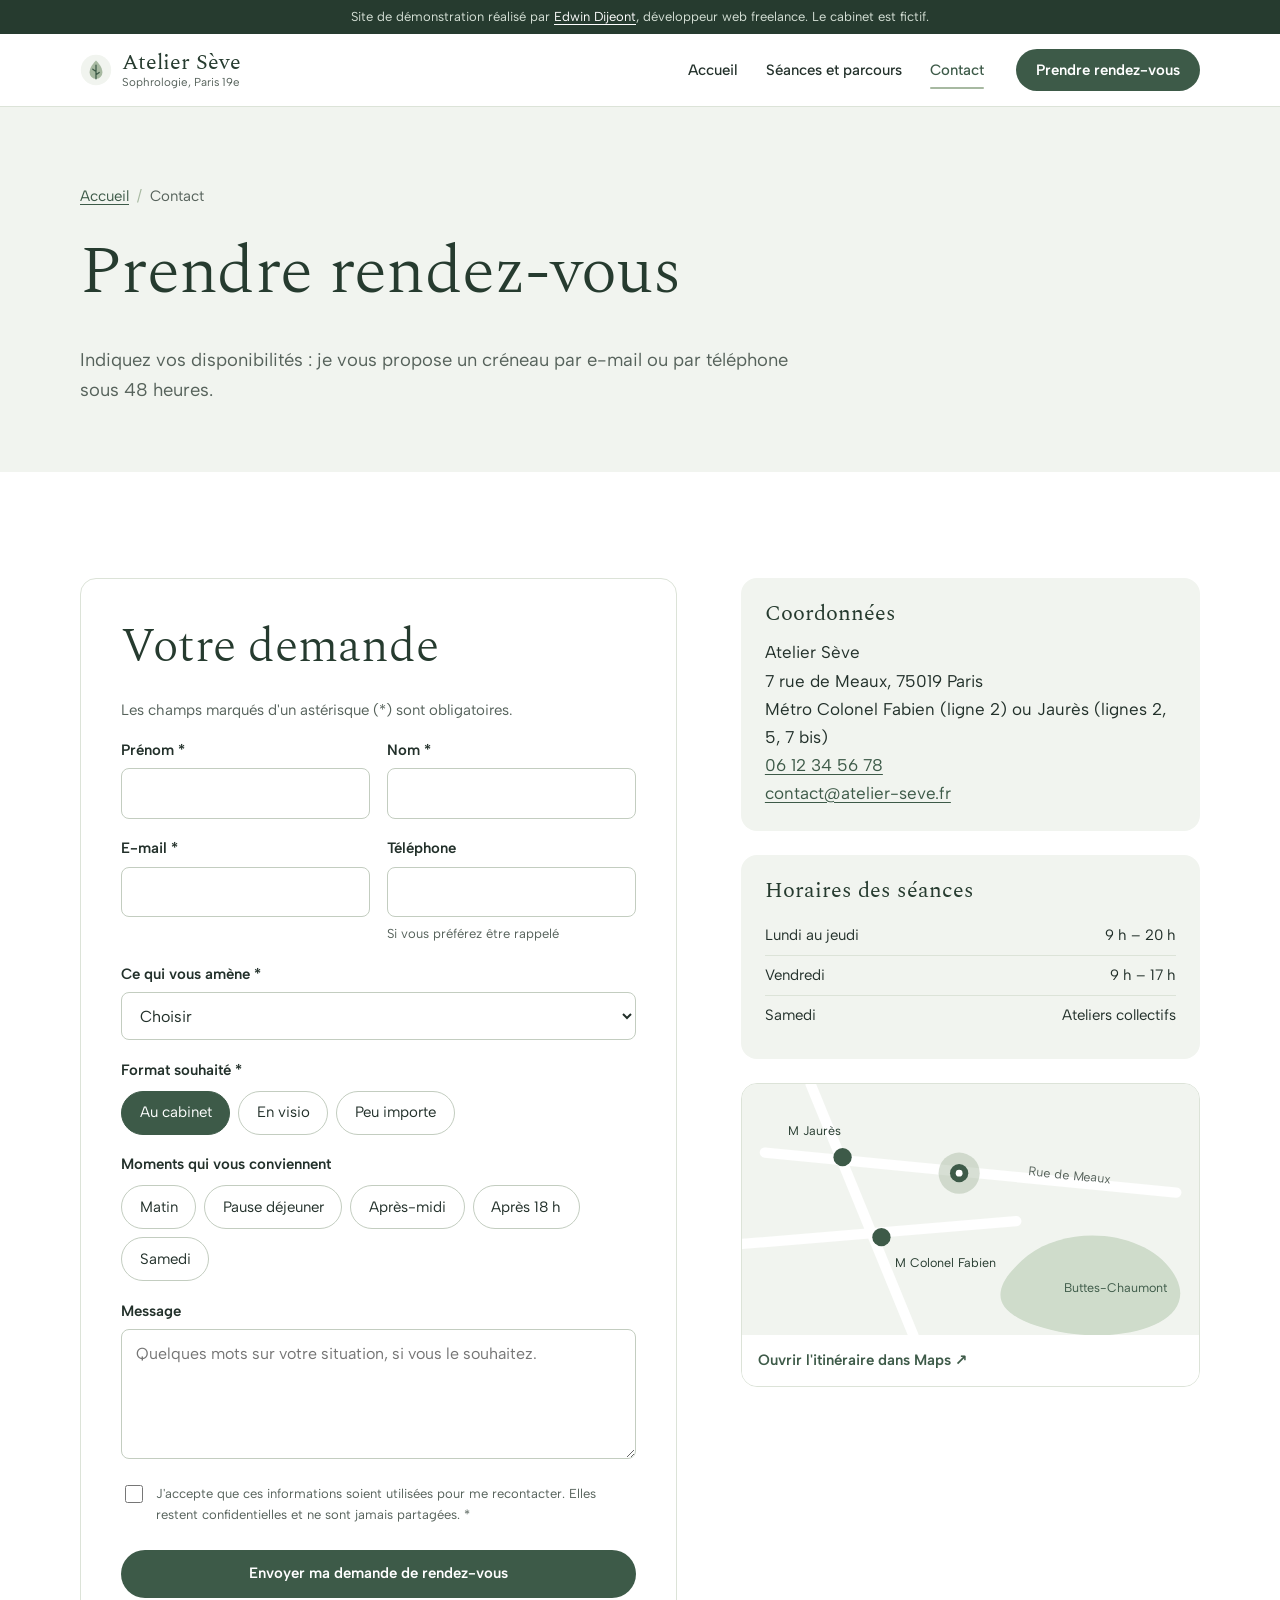
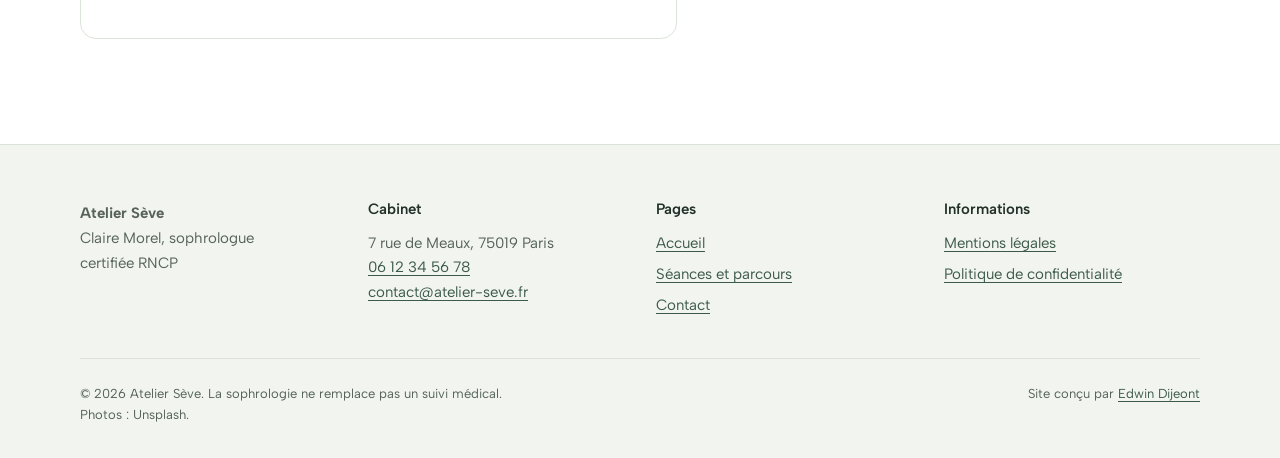
<file: contact.html>
<!doctype html>
<html lang="fr">
<head>
  <meta charset="utf-8">
  <meta name="viewport" content="width=device-width, initial-scale=1">
  <title>Prendre rendez-vous | Atelier Sève, sophrologie Paris 19e</title>
  <meta name="description" content="Prenez rendez-vous pour une séance de sophrologie au cabinet à Paris 19e ou en visio. Réponse sous 48 heures.">
  <meta name="theme-color" content="#3d5a48">
  <link rel="canonical" href="https://VOTRE-PSEUDO.github.io/demos/bien-etre/contact.html">
  <meta property="og:type" content="website">
  <meta property="og:title" content="Prendre rendez-vous | Atelier Sève, sophrologie Paris 19e">
  <meta property="og:description" content="Prenez rendez-vous pour une séance de sophrologie au cabinet à Paris 19e ou en visio. Réponse sous 48 heures.">
  <meta property="og:image" content="https://images.unsplash.com/photo-1506126613408-eca07ce68773?auto=format&fit=crop&w=1200&h=630&q=70">
  <meta property="og:locale" content="fr_FR">

  <link rel="icon" href="favicon.svg" type="image/svg+xml">
  <link rel="preconnect" href="https://fonts.googleapis.com">
  <link rel="preconnect" href="https://fonts.gstatic.com" crossorigin>
  <link rel="stylesheet" href="https://fonts.googleapis.com/css2?family=Albert+Sans:wght@400;500;600&family=Spectral:wght@300;400&display=swap">
  <link rel="stylesheet" href="css/style.css">

</head>
<body>
  <a class="lien-evitement" href="#contenu">Aller au contenu</a>
  <p class="bandeau-demo">Site de démonstration réalisé par <a href="https://edwindijeont-dev.fr">Edwin Dijeont</a>, développeur web freelance. Le cabinet est fictif.</p>

  <header class="header">
    <div class="conteneur header__inner">
      <a class="logo" href="./" aria-label="Atelier Sève, accueil">
        <svg viewBox="0 0 40 40" aria-hidden="true"><circle cx="20" cy="20" r="19" fill="#f1f4ef"/><path d="M20 8c-6 6-8 11-8 15a8 8 0 0 0 16 0c0-4-2-9-8-15z" fill="#a7b9a1"/><path d="M20 14v17M20 22l-4-3M20 26l4-3" stroke="#3d5a48" stroke-width="1.6" stroke-linecap="round" fill="none"/></svg>
        <span>Atelier Sève<small>Sophrologie, Paris 19e</small></span>
      </a>

      <button class="menu-bouton" type="button" popovertarget="menu" aria-label="Ouvrir le menu">
        <svg viewBox="0 0 24 24" aria-hidden="true"><path d="M4 7h16M4 12h16M4 17h16" stroke="currentColor" stroke-width="2" stroke-linecap="round"/></svg>
        Menu
      </button>

      <nav class="nav" id="menu" popover aria-label="Navigation principale">
        <button class="nav__fermer" type="button" popovertarget="menu" popovertargetaction="hide">
          Fermer <span aria-hidden="true">✕</span>
        </button>
        <ul>
          <li><a class="nav__lien" href="./">Accueil</a></li>
          <li><a class="nav__lien" href="services.html">Séances et parcours</a></li>
          <li><a class="nav__lien" href="contact.html" aria-current="page">Contact</a></li>
        </ul>
        <a class="bouton bouton--plein" href="contact.html#rdv">Prendre rendez-vous</a>
      </nav>
    </div>
  </header>

  <main id="contenu">
    <header class="entete-page">
      <div class="conteneur">
        <nav class="fil-ariane" aria-label="Fil d'Ariane">
          <ol>
            <li><a href="./">Accueil</a></li>
            <li aria-current="page">Contact</li>
          </ol>
        </nav>
        <h1>Prendre rendez-vous</h1>
        <p>Indiquez vos disponibilités&nbsp;: je vous propose un créneau par e-mail ou par téléphone sous 48 heures.</p>
      </div>
    </header>

    <section class="section" aria-label="Formulaire et coordonnées">
      <div class="conteneur contact__grille">
        <!--
          DÉMO : le formulaire mène à une page de confirmation (merci.html).
          En production, remplacez action par l'URL de votre service de formulaire
          (Formspree, Basin, Netlify Forms, votre backend…) et passez method="post".
          Aucun JavaScript n'est nécessaire dans les deux cas.
        -->
        <form class="formulaire" id="rdv" action="merci.html" method="get">
          <h2>Votre demande</h2>
          <p class="formulaire__aide">Les champs marqués d'un astérisque (*) sont obligatoires.</p>

          <div class="champs">
            <div class="champ">
              <label for="prenom">Prénom *</label>
              <input id="prenom" name="prenom" type="text" autocomplete="given-name" required>
            </div>
            <div class="champ">
              <label for="nom">Nom *</label>
              <input id="nom" name="nom" type="text" autocomplete="family-name" required>
            </div>
            <div class="champ">
              <label for="email">E-mail *</label>
              <input id="email" name="email" type="email" autocomplete="email" required aria-describedby="email-erreur">
              <span class="champ__erreur" id="email-erreur">Indiquez une adresse du type nom@exemple.fr.</span>
            </div>
            <div class="champ">
              <label for="tel">Téléphone</label>
              <input id="tel" name="telephone" type="tel" autocomplete="tel" inputmode="tel" aria-describedby="tel-indice">
              <span class="champ__indice" id="tel-indice">Si vous préférez être rappelé</span>
            </div>

            <div class="champ champ--large">
              <label for="motif">Ce qui vous amène *</label>
              <select id="motif" name="motif" required>
                <option value="">Choisir</option>
                <option>Stress et anxiété</option>
                <option>Sommeil</option>
                <option>Préparation mentale</option>
                <option>Atelier collectif</option>
                <option>Autre, je précise dans le message</option>
              </select>
            </div>

            <fieldset class="groupe">
              <legend>Format souhaité *</legend>
              <div class="pastilles">
                <label class="pastille"><input type="radio" name="format" value="cabinet" required checked><span>Au cabinet</span></label>
                <label class="pastille"><input type="radio" name="format" value="visio"><span>En visio</span></label>
                <label class="pastille"><input type="radio" name="format" value="indifferent"><span>Peu importe</span></label>
              </div>
            </fieldset>

            <fieldset class="groupe">
              <legend>Moments qui vous conviennent</legend>
              <div class="pastilles">
                <label class="pastille"><input type="checkbox" name="moment" value="matin"><span>Matin</span></label>
                <label class="pastille"><input type="checkbox" name="moment" value="midi"><span>Pause déjeuner</span></label>
                <label class="pastille"><input type="checkbox" name="moment" value="apres-midi"><span>Après-midi</span></label>
                <label class="pastille"><input type="checkbox" name="moment" value="soir"><span>Après 18 h</span></label>
                <label class="pastille"><input type="checkbox" name="moment" value="samedi"><span>Samedi</span></label>
              </div>
            </fieldset>

            <div class="champ champ--large">
              <label for="message">Message</label>
              <textarea id="message" name="message" rows="4" placeholder="Quelques mots sur votre situation, si vous le souhaitez."></textarea>
            </div>
          </div>

          <p class="consentement">
            <input id="rgpd" name="rgpd" type="checkbox" required>
            <label for="rgpd">J'accepte que ces informations soient utilisées pour me recontacter. Elles restent confidentielles et ne sont jamais partagées. *</label>
          </p>
          <button class="bouton bouton--plein" type="submit">Envoyer ma demande de rendez-vous</button>
        </form>

        <aside class="coordonnees" aria-label="Coordonnées">
          <div class="carte-info">
            <h2>Coordonnées</h2>
            <address>
              Atelier Sève<br>
              7 rue de Meaux, 75019 Paris<br>
              Métro Colonel Fabien (ligne 2) ou Jaurès (lignes 2, 5, 7 bis)
            </address>
            <p><a href="tel:+33612345678">06 12 34 56 78</a><br><a href="mailto:contact@atelier-seve.fr">contact@atelier-seve.fr</a></p>
          </div>

          <div class="carte-info">
            <h2>Horaires des séances</h2>
            <table class="horaires">
              <caption class="sr-only">Horaires des séances</caption>
              <tbody>
                <tr><th scope="row">Lundi au jeudi</th><td>9 h – 20 h</td></tr>
                <tr><th scope="row">Vendredi</th><td>9 h – 17 h</td></tr>
                <tr><th scope="row">Samedi</th><td>Ateliers collectifs</td></tr>
              </tbody>
            </table>
          </div>

          <div class="plan">
            <!-- Plan illustré en SVG : aucun service tiers, aucun cookie -->
            <svg viewBox="0 0 400 220" role="img" aria-label="Plan d'accès&nbsp;: le cabinet est rue de Meaux, entre les métros Colonel Fabien et Jaurès, près du parc des Buttes-Chaumont.">
              <rect width="400" height="220" fill="#f1f4ef"/>
              <path d="M250 150 C 290 120, 360 130, 380 170 S 330 230, 270 215 S 220 175, 250 150z" fill="#cfdccb"/>
              <text x="282" y="182" font-family="Albert Sans, sans-serif" font-size="11" fill="#3d5a48">Buttes-Chaumont</text>
              <g stroke="#ffffff" stroke-width="9" fill="none" stroke-linecap="round">
                <path d="M20 60 L380 95"/><path d="M60 0 L150 220"/><path d="M0 140 L240 120"/>
              </g>
              <text x="250" y="80" font-family="Albert Sans, sans-serif" font-size="11" fill="#56625b" transform="rotate(5.5 250 80)">Rue de Meaux</text>
              <circle cx="88" cy="64" r="8" fill="#3d5a48"/><text x="40" y="45" font-family="Albert Sans, sans-serif" font-size="11" fill="#263b2f">M Jaurès</text>
              <circle cx="122" cy="134" r="8" fill="#3d5a48"/><text x="134" y="160" font-family="Albert Sans, sans-serif" font-size="11" fill="#263b2f">M Colonel Fabien</text>
              <g transform="translate(190 78)">
                <circle r="18" fill="#a7b9a1" opacity=".45"/>
                <circle r="8" fill="#3d5a48"/><circle r="3" fill="#fff"/>
              </g>
            </svg>
            <a href="https://www.google.com/maps/search/?api=1&amp;query=7+rue+de+Meaux+75019+Paris" rel="noopener">Ouvrir l'itinéraire dans Maps <span aria-hidden="true">↗</span></a>
          </div>
        </aside>
      </div>
    </section>
  </main>

  <footer class="footer">
    <div class="conteneur">
      <div class="footer__grille">
        <div>
          <p><strong>Atelier Sève</strong><br>Claire Morel, sophrologue certifiée RNCP</p>
        </div>
        <div>
          <h2>Cabinet</h2>
          <address>7 rue de Meaux, 75019 Paris<br><a href="tel:+33612345678">06 12 34 56 78</a><br><a href="mailto:contact@atelier-seve.fr">contact@atelier-seve.fr</a></address>
        </div>
        <div>
          <h2>Pages</h2>
          <ul>
            <li><a href="./">Accueil</a></li>
            <li><a href="services.html">Séances et parcours</a></li>
            <li><a href="contact.html">Contact</a></li>
          </ul>
        </div>
        <div>
          <h2>Informations</h2>
          <ul>
            <li><a href="#">Mentions légales</a></li>
            <li><a href="#">Politique de confidentialité</a></li>
          </ul>
        </div>
      </div>
      <div class="footer__bas">
        <p>© 2026 Atelier Sève. La sophrologie ne remplace pas un suivi médical. Photos&nbsp;: Unsplash.</p>
        <p>Site conçu par <a href="https://edwindijeont-dev.fr">Edwin Dijeont</a></p>
      </div>
    </div>
  </footer>
</body>
</html>
</file>
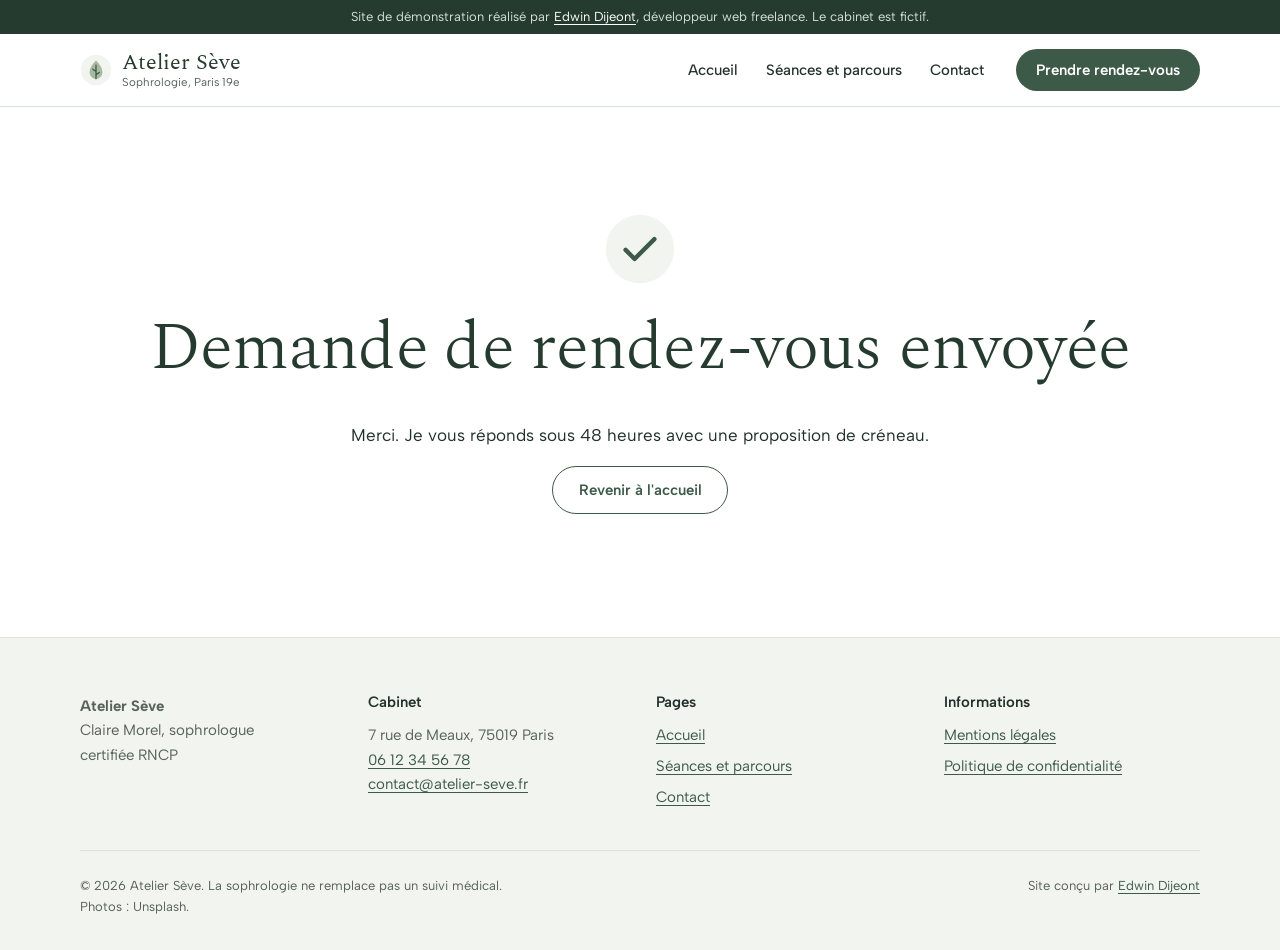
<file: merci.html>
<!doctype html>
<html lang="fr">
<head>
  <meta charset="utf-8">
  <meta name="viewport" content="width=device-width, initial-scale=1">
  <title>Demande envoyée | Atelier Sève</title>
  <meta name="description" content="Prenez rendez-vous pour une séance de sophrologie au cabinet à Paris 19e ou en visio. Réponse sous 48 heures.">
  <meta name="robots" content="noindex">
  <meta name="theme-color" content="#3d5a48">
  <link rel="canonical" href="https://VOTRE-PSEUDO.github.io/demos/bien-etre/contact.html">
  <meta property="og:type" content="website">
  <meta property="og:title" content="Prendre rendez-vous | Atelier Sève, sophrologie Paris 19e">
  <meta property="og:description" content="Prenez rendez-vous pour une séance de sophrologie au cabinet à Paris 19e ou en visio. Réponse sous 48 heures.">
  <meta property="og:image" content="https://images.unsplash.com/photo-1506126613408-eca07ce68773?auto=format&fit=crop&w=1200&h=630&q=70">
  <meta property="og:locale" content="fr_FR">

  <link rel="icon" href="favicon.svg" type="image/svg+xml">
  <link rel="preconnect" href="https://fonts.googleapis.com">
  <link rel="preconnect" href="https://fonts.gstatic.com" crossorigin>
  <link rel="stylesheet" href="https://fonts.googleapis.com/css2?family=Albert+Sans:wght@400;500;600&family=Spectral:wght@300;400&display=swap">
  <link rel="stylesheet" href="css/style.css">

</head>
<body>
  <a class="lien-evitement" href="#contenu">Aller au contenu</a>
  <p class="bandeau-demo">Site de démonstration réalisé par <a href="https://edwindijeont-dev.fr">Edwin Dijeont</a>, développeur web freelance. Le cabinet est fictif.</p>

  <header class="header">
    <div class="conteneur header__inner">
      <a class="logo" href="./" aria-label="Atelier Sève, accueil">
        <svg viewBox="0 0 40 40" aria-hidden="true"><circle cx="20" cy="20" r="19" fill="#f1f4ef"/><path d="M20 8c-6 6-8 11-8 15a8 8 0 0 0 16 0c0-4-2-9-8-15z" fill="#a7b9a1"/><path d="M20 14v17M20 22l-4-3M20 26l4-3" stroke="#3d5a48" stroke-width="1.6" stroke-linecap="round" fill="none"/></svg>
        <span>Atelier Sève<small>Sophrologie, Paris 19e</small></span>
      </a>

      <button class="menu-bouton" type="button" popovertarget="menu" aria-label="Ouvrir le menu">
        <svg viewBox="0 0 24 24" aria-hidden="true"><path d="M4 7h16M4 12h16M4 17h16" stroke="currentColor" stroke-width="2" stroke-linecap="round"/></svg>
        Menu
      </button>

      <nav class="nav" id="menu" popover aria-label="Navigation principale">
        <button class="nav__fermer" type="button" popovertarget="menu" popovertargetaction="hide">
          Fermer <span aria-hidden="true">✕</span>
        </button>
        <ul>
          <li><a class="nav__lien" href="./">Accueil</a></li>
          <li><a class="nav__lien" href="services.html">Séances et parcours</a></li>
          <li><a class="nav__lien" href="contact.html">Contact</a></li>
        </ul>
        <a class="bouton bouton--plein" href="contact.html#rdv">Prendre rendez-vous</a>
      </nav>
    </div>
  </header>

  <main id="contenu">
    <section class="section">
      <div class="conteneur" style="text-align:center;display:grid;justify-items:center">
        <svg viewBox="0 0 40 40" width="72" height="72" aria-hidden="true"><circle cx="20" cy="20" r="19" fill="#f1f4ef"/><path d="M12 20.5l5 5 11-11" fill="none" stroke="#3d5a48" stroke-width="2.4" stroke-linecap="round" stroke-linejoin="round"/></svg>
        <h1 style="margin-top:1.5rem">Demande de rendez-vous envoyée</h1>
        <p>Merci. Je vous réponds sous 48 heures avec une proposition de créneau.</p>
        <p><a class="bouton bouton--contour" href="./">Revenir à l'accueil</a></p>
      </div>
    </section>
  </main>

  <footer class="footer">
    <div class="conteneur">
      <div class="footer__grille">
        <div>
          <p><strong>Atelier Sève</strong><br>Claire Morel, sophrologue certifiée RNCP</p>
        </div>
        <div>
          <h2>Cabinet</h2>
          <address>7 rue de Meaux, 75019 Paris<br><a href="tel:+33612345678">06 12 34 56 78</a><br><a href="mailto:contact@atelier-seve.fr">contact@atelier-seve.fr</a></address>
        </div>
        <div>
          <h2>Pages</h2>
          <ul>
            <li><a href="./">Accueil</a></li>
            <li><a href="services.html">Séances et parcours</a></li>
            <li><a href="contact.html">Contact</a></li>
          </ul>
        </div>
        <div>
          <h2>Informations</h2>
          <ul>
            <li><a href="#">Mentions légales</a></li>
            <li><a href="#">Politique de confidentialité</a></li>
          </ul>
        </div>
      </div>
      <div class="footer__bas">
        <p>© 2026 Atelier Sève. La sophrologie ne remplace pas un suivi médical. Photos&nbsp;: Unsplash.</p>
        <p>Site conçu par <a href="https://edwindijeont-dev.fr">Edwin Dijeont</a></p>
      </div>
    </div>
  </footer>
</body>
</html>
</file>
<file: css/style.css>
/* ==========================================================================
   Atelier Sève — template site vitrine 3 pages (bien-être / praticien)
   100 % HTML + CSS, aucun JavaScript.
   Pour rebrander : modifiez uniquement les variables de :root.
   ========================================================================== */

:root {
  /* Couleurs */
  --blanc: #ffffff;
  --brume: #f1f4ef;         /* fond de section doux */
  --sable: #efe8dc;         /* fond chaud ponctuel */
  --sauge: #a7b9a1;         /* décor uniquement (pas de texte dessus en petit) */
  --sauge-fonce: #3d5a48;   /* boutons, liens, titres : contraste AA sur blanc */
  --sauge-nuit: #263b2f;
  --encre: #22302a;
  --gris: #56625b;
  --ligne: #dce3d8;

  /* Typographie */
  --font-titre: "Spectral", Georgia, "Times New Roman", serif;
  --font-texte: "Albert Sans", system-ui, -apple-system, "Segoe UI", sans-serif;
  --taille-xs: 0.8125rem;
  --taille-s: 0.9375rem;
  --taille-m: 1.0625rem;
  --taille-l: clamp(1.3rem, 1.1rem + 0.8vw, 1.6rem);
  --taille-xl: clamp(1.9rem, 1.4rem + 2.2vw, 3rem);
  --taille-xxl: clamp(2.4rem, 1.5rem + 3.8vw, 4.25rem);

  /* Mise en page */
  --largeur-max: 70rem;
  --gouttiere: clamp(1rem, 4vw, 2.5rem);
  --espace-section: clamp(4rem, 3rem + 4.5vw, 7rem);
  --rayon: 1rem;
  --rayon-petit: 0.5rem;

  /* Rythme de respiration du cercle d'accueil (cohérence cardiaque : 6 cycles / minute) */
  --respiration: 10s;
}

/* Transition douce entre les pages, sans JavaScript (Chrome, Edge, Safari récents) */
@view-transition { navigation: auto; }
.header { view-transition-name: entete; }
.bandeau-demo { view-transition-name: bandeau; }
::view-transition-old(root),
::view-transition-new(root) { animation-duration: 0.35s; }

/* ---------- Base ---------- */
*,
*::before,
*::after { box-sizing: border-box; }

html {
  scroll-behavior: smooth;
  scroll-padding-top: 6rem;
  -webkit-text-size-adjust: 100%;
}

body {
  margin: 0;
  background: var(--blanc);
  color: var(--encre);
  font-family: var(--font-texte);
  font-size: var(--taille-m);
  line-height: 1.65;
  -webkit-font-smoothing: antialiased;
}

img { display: block; max-width: 100%; height: auto; background-color: var(--brume); color: transparent; }

h1, h2, h3 {
  font-family: var(--font-titre);
  font-weight: 400;
  line-height: 1.15;
  margin: 0 0 0.5em;
  color: var(--sauge-nuit);
  text-wrap: balance;
}
h1 { font-size: var(--taille-xxl); font-weight: 300; letter-spacing: -0.01em; }
h2 { font-size: var(--taille-xl); font-weight: 300; }
h3 { font-size: var(--taille-l); }
p { margin: 0 0 1em; max-width: 62ch; text-wrap: pretty; }

a { color: var(--sauge-fonce); text-underline-offset: 0.2em; }
a:hover { text-decoration-thickness: 2px; }

:focus-visible {
  outline: 3px solid var(--sauge-fonce);
  outline-offset: 3px;
  border-radius: 4px;
}

.sr-only {
  position: absolute !important;
  width: 1px; height: 1px;
  padding: 0; margin: -1px;
  overflow: hidden;
  clip: rect(0 0 0 0);
  white-space: nowrap;
  border: 0;
}

.lien-evitement {
  position: absolute;
  left: 1rem; top: -4rem;
  z-index: 100;
  padding: 0.75rem 1rem;
  background: var(--sauge-nuit);
  color: var(--blanc);
  border-radius: var(--rayon-petit);
}
.lien-evitement:focus { top: 1rem; }

.conteneur {
  width: min(100% - 2 * var(--gouttiere), var(--largeur-max));
  margin-inline: auto;
}
.section { padding-block: var(--espace-section); }
.section--brume { background: var(--brume); }
.section--sable { background: var(--sable); }
.intro-section { max-width: 38rem; margin-bottom: clamp(2rem, 4vw, 3.25rem); }
.intro-section p { color: var(--gris); }

/* ---------- Bandeau démo ---------- */
.bandeau-demo {
  max-width: none;
  margin: 0;
  padding: 0.4rem var(--gouttiere);
  background: var(--sauge-nuit);
  color: #d5e0d6;
  font-size: var(--taille-xs);
  text-align: center;
}
.bandeau-demo a { color: var(--blanc); }

/* ---------- Boutons ---------- */
.bouton {
  display: inline-flex;
  align-items: center;
  justify-content: center;
  gap: 0.5rem;
  min-height: 3rem;
  padding: 0.75rem 1.6rem;
  border: 1.5px solid transparent;
  border-radius: 999px;
  font: 600 var(--taille-s) / 1 var(--font-texte);
  text-decoration: none;
  cursor: pointer;
  transition: background-color 0.2s, color 0.2s, border-color 0.2s;
}
.bouton--plein { background: var(--sauge-fonce); color: var(--blanc); }
.bouton--plein:hover { background: var(--sauge-nuit); }
.bouton--contour { border-color: var(--sauge-fonce); color: var(--sauge-fonce); background: transparent; }
.bouton--contour:hover { background: var(--brume); }
.bouton--clair { background: var(--blanc); color: var(--sauge-nuit); }
.bouton--clair:hover { background: var(--brume); }

/* ---------- Logo ---------- */
.logo {
  display: inline-flex;
  align-items: center;
  gap: 0.6rem;
  color: var(--sauge-nuit);
  text-decoration: none;
  font-family: var(--font-titre);
  font-size: 1.35rem;
  line-height: 1;
}
.logo svg { width: 2rem; height: 2rem; flex: none; }
.logo small {
  display: block;
  margin-top: 0.2rem;
  font-family: var(--font-texte);
  font-size: 0.72rem;
  color: var(--gris);
}

/* ---------- Header & navigation ---------- */
.header {
  position: sticky;
  top: 0;
  z-index: 50;
  background: rgb(255 255 255 / 0.95);
  backdrop-filter: blur(8px);
  border-bottom: 1px solid var(--ligne);
}
.header__inner {
  display: flex;
  align-items: center;
  gap: 1.5rem;
  min-height: 4.5rem;
}

/*
  La navigation est un "popover" HTML natif :
  - sur ordinateur, elle est affichée en ligne dans le header ;
  - sur mobile, le bouton Menu l'ouvre en plein écran, sans aucun JavaScript.
  Navigateurs anciens sans popover : le menu reste simplement visible.
*/
.nav {
  /* neutralise les styles par défaut du popover */
  position: static;
  inset: auto;
  width: auto; height: auto;
  margin: 0 0 0 auto;
  padding: 0;
  border: 0;
  background: none;
  color: inherit;
  overflow: visible;
  display: flex;
  align-items: center;
  gap: 2rem;
}
.nav ul { display: flex; gap: 1.75rem; margin: 0; padding: 0; list-style: none; }
.nav__lien {
  position: relative;
  display: block;
  padding-block: 0.5rem;
  color: var(--encre);
  font-weight: 500;
  font-size: var(--taille-s);
  text-decoration: none;
}
.nav__lien:hover { color: var(--sauge-fonce); }
.nav__lien[aria-current="page"] { color: var(--sauge-fonce); }
.nav__lien[aria-current="page"]::after {
  content: "";
  position: absolute;
  left: 0; right: 0; bottom: 0.1rem;
  height: 2px;
  border-radius: 2px;
  background: var(--sauge);
}
.nav .bouton { min-height: 2.6rem; padding: 0.55rem 1.2rem; }
.nav__fermer, .menu-bouton { display: none; }

@media (max-width: 50rem) {
  .menu-bouton {
    display: inline-flex;
    align-items: center;
    gap: 0.5rem;
    margin-left: auto;
    min-height: 2.75rem;
    padding: 0.5rem 1rem;
    border: 1.5px solid var(--ligne);
    border-radius: 999px;
    background: var(--blanc);
    color: var(--encre);
    font: 600 var(--taille-s) / 1 var(--font-texte);
    cursor: pointer;
  }
  .menu-bouton svg { width: 1.1rem; height: 1.1rem; }

  .nav:not(:popover-open) { display: none; }
  .nav:popover-open {
    position: fixed;
    inset: 0;
    width: 100%;
    height: 100%;
    margin: 0;
    padding: 1.25rem var(--gouttiere) 2rem;
    display: flex;
    flex-direction: column;
    align-items: stretch;
    gap: 2rem;
    background: var(--brume);
    overflow-y: auto;
  }
  .nav::backdrop { background: rgb(34 48 42 / 0.4); }
  .nav__fermer {
    display: inline-flex;
    align-self: flex-end;
    align-items: center;
    gap: 0.4rem;
    min-height: 2.75rem;
    padding: 0.5rem 1rem;
    border: 1.5px solid var(--ligne);
    border-radius: 999px;
    background: var(--blanc);
    font: 600 var(--taille-s) / 1 var(--font-texte);
    color: var(--encre);
    cursor: pointer;
  }
  .nav ul { flex-direction: column; gap: 0; }
  .nav li { border-bottom: 1px solid var(--ligne); }
  .nav__lien {
    padding-block: 1.1rem;
    font-family: var(--font-titre);
    font-size: 1.75rem;
    font-weight: 400;
  }
  .nav__lien[aria-current="page"]::after { display: none; }
  .nav__lien[aria-current="page"]::before { content: "• "; color: var(--sauge); }
  .nav .bouton { min-height: 3.25rem; font-size: 1rem; }

  /* animation d'ouverture du menu */
  .nav:popover-open { animation: menu-ouverture 0.25s ease-out; }
}
@keyframes menu-ouverture {
  from { opacity: 0; transform: translateY(-0.75rem); }
  to   { opacity: 1; transform: none; }
}

/* ---------- Hero (accueil) ---------- */
.hero { padding-block: clamp(3rem, 7vw, 6rem) var(--espace-section); background: linear-gradient(180deg, var(--brume), var(--blanc)); }
.hero__grille {
  display: grid;
  grid-template-columns: 1fr;
  gap: clamp(2.5rem, 6vw, 5rem);
  align-items: center;
}
@media (min-width: 56rem) {
  .hero__grille { grid-template-columns: 1.1fr 0.9fr; }
}
.hero__surtitre { font-weight: 500; color: var(--sauge-fonce); margin-bottom: 1rem; }
.hero__texte > p:not(.hero__surtitre) { font-size: 1.15rem; color: var(--gris); }
.hero__actions { display: flex; flex-wrap: wrap; gap: 0.75rem; margin: 2rem 0 1.5rem; }
.hero__reassurance {
  display: flex;
  flex-wrap: wrap;
  gap: 0.5rem 1.5rem;
  margin: 0; padding: 0;
  list-style: none;
  font-size: var(--taille-s);
  color: var(--gris);
}
.hero__reassurance li { display: flex; align-items: center; gap: 0.45rem; }
.hero__reassurance svg { width: 1.1rem; height: 1.1rem; color: var(--sauge-fonce); flex: none; }

/* Le cercle qui respire : l'élément signature du site */
.souffle {
  display: grid;
  justify-items: center;
  gap: 1.25rem;
  margin: 0;
}
.souffle__cercle {
  position: relative;
  width: min(100%, 24rem);
  aspect-ratio: 1;
  display: grid;
  place-items: center;
}
.souffle__halo {
  position: absolute;
  inset: 0;
  border-radius: 50%;
  background: radial-gradient(circle, rgb(167 185 161 / 0.55), rgb(167 185 161 / 0) 70%);
  animation: halo var(--respiration) ease-in-out infinite;
}
.souffle__photo {
  position: relative;
  width: 78%;
  aspect-ratio: 1;
  border-radius: 50%;
  object-fit: cover;
  box-shadow: 0 0 0 0.6rem var(--blanc), 0 0 0 calc(0.6rem + 1px) var(--ligne);
  animation: respirer var(--respiration) ease-in-out infinite;
}
.souffle__consigne {
  position: relative;
  height: 1.6em;
  width: 12rem;
  margin: 0;
  text-align: center;
  font-family: var(--font-titre);
  font-size: 1.3rem;
  color: var(--sauge-fonce);
}
.souffle__consigne span {
  position: absolute;
  inset: 0;
  opacity: 0;
}
.souffle__consigne span:first-child { animation: inspirez var(--respiration) ease-in-out infinite; }
.souffle__consigne span:last-child { animation: expirez var(--respiration) ease-in-out infinite; }
.souffle figcaption { font-size: var(--taille-s); color: var(--gris); text-align: center; max-width: 24rem; }

@keyframes respirer {
  0%, 100% { transform: scale(0.86); }
  50%      { transform: scale(1); }
}
@keyframes halo {
  0%, 100% { transform: scale(0.8); opacity: 0.5; }
  50%      { transform: scale(1.05); opacity: 1; }
}
@keyframes inspirez {
  0%, 45%  { opacity: 1; }
  50%, 95% { opacity: 0; }
  100%     { opacity: 1; }
}
@keyframes expirez {
  0%, 45%  { opacity: 0; }
  50%, 95% { opacity: 1; }
  100%     { opacity: 0; }
}

/* ---------- Présentation ---------- */
.presentation {
  display: grid;
  grid-template-columns: 1fr;
  gap: clamp(2rem, 5vw, 4.5rem);
  align-items: center;
}
@media (min-width: 52rem) { .presentation { grid-template-columns: 0.8fr 1.2fr; } }
.presentation img {
  width: 100%;
  aspect-ratio: 4 / 5;
  object-fit: cover;
  border-radius: 12rem 12rem var(--rayon) var(--rayon); /* arche */
}
.presentation p { color: var(--gris); }

/* ---------- Accompagnements (accueil) ---------- */
.accompagnements {
  display: grid;
  grid-template-columns: repeat(auto-fit, minmax(min(100%, 17rem), 1fr));
  gap: 2.5rem 2rem;
  margin: 0; padding: 0;
  list-style: none;
}
.accompagnement {
  padding-top: 1.5rem;
  border-top: 2px solid var(--sauge);
  display: flex;
  flex-direction: column;
}
.accompagnement svg { width: 2.5rem; height: 2.5rem; color: var(--sauge-fonce); margin-bottom: 1rem; }
.accompagnement h3 { font-size: 1.5rem; }
.accompagnement p { color: var(--gris); }
.accompagnement__meta { font-size: var(--taille-s); color: var(--encre); margin-top: auto; }
.accompagnement a { font-weight: 600; font-size: var(--taille-s); }

/* ---------- Déroulé d'une séance (vraie séquence : numérotée) ---------- */
.etapes {
  display: grid;
  grid-template-columns: repeat(auto-fit, minmax(min(100%, 16rem), 1fr));
  gap: 2rem;
  margin: 0; padding: 0;
  list-style: none;
  counter-reset: etape;
}
.etapes li {
  counter-increment: etape;
  padding: 1.75rem;
  background: var(--blanc);
  border-radius: var(--rayon);
}
.etapes li::before {
  content: counter(etape);
  display: grid;
  place-items: center;
  width: 2.5rem; height: 2.5rem;
  margin-bottom: 1rem;
  border-radius: 50%;
  background: var(--brume);
  color: var(--sauge-fonce);
  font-family: var(--font-titre);
  font-size: 1.25rem;
}
.etapes h3 { font-size: 1.35rem; }
.etapes p { margin: 0; color: var(--gris); font-size: var(--taille-s); }

/* ---------- Témoignages ---------- */
.temoignages {
  display: grid;
  grid-template-columns: repeat(auto-fit, minmax(min(100%, 19rem), 1fr));
  gap: 2rem;
  margin: 0; padding: 0;
  list-style: none;
}
.temoignage { margin: 0; }
.temoignage blockquote {
  margin: 0 0 1rem;
  font-family: var(--font-titre);
  font-size: 1.3rem;
  line-height: 1.45;
  color: var(--sauge-nuit);
}
.temoignage blockquote p { margin: 0; }
.temoignage blockquote::before {
  content: "“";
  display: block;
  height: 2.5rem;
  font-size: 4rem;
  line-height: 1;
  color: var(--sauge);
}
.temoignage figcaption { font-size: var(--taille-s); color: var(--gris); }

/* ---------- Appel à l'action ---------- */
.cta {
  background: var(--sauge-nuit);
  color: #dfe8e0;
  border-radius: var(--rayon);
  padding: clamp(2rem, 6vw, 4rem);
  display: grid;
  gap: 1.5rem;
  align-items: center;
}
@media (min-width: 52rem) { .cta { grid-template-columns: 1fr auto; } }
.cta h2 { color: var(--blanc); margin-bottom: 0.4em; }
.cta p { margin: 0; }

/* ---------- En-tête de page (pages intérieures) ---------- */
.entete-page {
  padding-block: clamp(3rem, 6vw, 5rem) clamp(2rem, 4vw, 3rem);
  background: var(--brume);
}
.entete-page p { font-size: 1.15rem; color: var(--gris); }
.fil-ariane ol {
  display: flex; flex-wrap: wrap; gap: 0.5rem;
  margin: 0 0 1.5rem; padding: 0;
  list-style: none;
  font-size: var(--taille-s);
  color: var(--gris);
}
.fil-ariane li + li::before { content: "/"; margin-right: 0.5rem; color: var(--sauge); }
.sommaire { display: flex; flex-wrap: wrap; gap: 0.5rem; margin-top: 1.5rem; padding: 0; list-style: none; }
.sommaire a {
  display: inline-block;
  padding: 0.45rem 1rem;
  border: 1.5px solid var(--ligne);
  border-radius: 999px;
  background: var(--blanc);
  font-size: var(--taille-s);
  font-weight: 500;
  text-decoration: none;
}
.sommaire a:hover { border-color: var(--sauge-fonce); }

/* ---------- Prestations (page Séances) ---------- */
.prestations { display: grid; gap: 1.25rem; margin: 0; padding: 0; list-style: none; }
.prestation {
  display: grid;
  grid-template-columns: 1fr;
  gap: 1rem 3rem;
  padding: clamp(1.25rem, 3vw, 2rem);
  border: 1px solid var(--ligne);
  border-radius: var(--rayon);
  scroll-margin-top: 6rem;
}
@media (min-width: 50rem) { .prestation { grid-template-columns: 1.6fr 1fr; align-items: start; } }
.prestation:target { border-color: var(--sauge-fonce); box-shadow: 0 0 0 3px var(--brume); }
.prestation h3 { font-size: 1.6rem; }
.prestation p { color: var(--gris); }
.prestation ul { margin: 0; padding-left: 1.2rem; color: var(--gris); }
.prestation dl {
  display: grid;
  grid-template-columns: auto 1fr;
  gap: 0.6rem 1.25rem;
  margin: 0;
  padding: 1.25rem;
  background: var(--brume);
  border-radius: var(--rayon-petit);
  font-size: var(--taille-s);
}
.prestation dt { color: var(--gris); }
.prestation dd { margin: 0; font-weight: 600; text-align: right; }
.prestation__prix { font-family: var(--font-titre); font-size: 1.35rem; font-weight: 400; color: var(--sauge-nuit); }
.note { font-size: var(--taille-s); color: var(--gris); margin-top: 1.5rem; }

/* ---------- Parcours (frise) ---------- */
.parcours {
  margin: 0; padding: 0;
  list-style: none;
  border-left: 2px solid var(--sauge);
}
.parcours li { position: relative; padding: 0 0 1.75rem 1.75rem; }
.parcours li::before {
  content: "";
  position: absolute;
  left: -0.45rem; top: 0.45rem;
  width: 0.8rem; height: 0.8rem;
  border-radius: 50%;
  background: var(--blanc);
  border: 2px solid var(--sauge-fonce);
}
.parcours time { display: block; font-weight: 600; color: var(--sauge-fonce); font-size: var(--taille-s); }
.parcours p { margin: 0; color: var(--gris); }

/* ---------- FAQ ---------- */
.faq { max-width: 46rem; }
.faq details { border-bottom: 1px solid var(--ligne); }
.faq summary {
  display: flex;
  justify-content: space-between;
  align-items: center;
  gap: 1rem;
  padding: 1.2rem 0;
  cursor: pointer;
  list-style: none;
  font-weight: 600;
}
.faq summary::-webkit-details-marker { display: none; }
.faq summary::after {
  content: "+";
  flex: none;
  display: grid; place-items: center;
  width: 1.75rem; height: 1.75rem;
  border-radius: 50%;
  background: var(--brume);
  color: var(--sauge-fonce);
  font-size: 1.2rem;
  line-height: 1;
  transition: transform 0.2s;
}
.faq details[open] summary::after { transform: rotate(45deg); }
.faq details p { color: var(--gris); margin: 0; padding-bottom: 1.25rem; }

/* ---------- Contact ---------- */
.contact__grille {
  display: grid;
  grid-template-columns: 1fr;
  gap: clamp(2rem, 5vw, 4rem);
  align-items: start;
}
@media (min-width: 58rem) { .contact__grille { grid-template-columns: 1.3fr 1fr; } }

.formulaire {
  padding: clamp(1.25rem, 4vw, 2.5rem);
  border: 1px solid var(--ligne);
  border-radius: var(--rayon);
}
.formulaire__aide { font-size: var(--taille-s); color: var(--gris); }
.champs {
  display: grid;
  grid-template-columns: repeat(auto-fit, minmax(min(100%, 13rem), 1fr));
  gap: 1.1rem;
  margin: 0; padding: 0; border: 0;
}
.champ { display: grid; gap: 0.35rem; align-content: start; }
.champ--large { grid-column: 1 / -1; }
.champ > label, .groupe legend { font-weight: 600; font-size: var(--taille-s); }
.champ input,
.champ select,
.champ textarea {
  width: 100%;
  min-height: 3rem;
  padding: 0.7rem 0.9rem;
  border: 1.5px solid #c3cdc0;
  border-radius: var(--rayon-petit);
  background: var(--blanc);
  color: var(--encre);
  font: inherit;
  font-size: 1rem;
}
.champ textarea { min-height: 7rem; resize: vertical; }
.champ input:focus,
.champ select:focus,
.champ textarea:focus { outline: 3px solid var(--sauge); outline-offset: 1px; border-color: var(--sauge-fonce); }
.champ input:user-invalid { border-color: #a23b3b; background: #fbf3f3; }
.champ__erreur { display: none; font-size: var(--taille-xs); color: #a23b3b; }
.champ input:user-invalid + .champ__erreur { display: block; }
.champ__indice { font-size: var(--taille-xs); color: var(--gris); }

/* Choix en "pastilles" : de vrais boutons radio, stylés en CSS */
.groupe { grid-column: 1 / -1; margin: 0; padding: 0; border: 0; min-width: 0; }
.groupe legend { padding: 0; margin-bottom: 0.5rem; }
.pastilles { display: flex; flex-wrap: wrap; gap: 0.5rem; }
.pastille input { position: absolute; opacity: 0; pointer-events: none; }
.pastille span {
  display: inline-flex;
  align-items: center;
  min-height: 2.75rem;
  padding: 0.5rem 1.1rem;
  border: 1.5px solid #c3cdc0;
  border-radius: 999px;
  font-size: var(--taille-s);
  cursor: pointer;
  transition: background-color 0.15s, border-color 0.15s;
}
.pastille span:hover { border-color: var(--sauge-fonce); }
.pastille input:checked + span { background: var(--sauge-fonce); border-color: var(--sauge-fonce); color: var(--blanc); }
.pastille input:focus-visible + span { outline: 3px solid var(--sauge); outline-offset: 2px; }

.consentement {
  display: flex;
  gap: 0.6rem;
  align-items: flex-start;
  margin: 1.5rem 0;
  font-size: var(--taille-xs);
  color: var(--gris);
}
.consentement input { width: 1.15rem; height: 1.15rem; margin-top: 0.1rem; accent-color: var(--sauge-fonce); flex: none; }
.formulaire .bouton { width: 100%; }

.coordonnees { display: grid; gap: 1.5rem; }
.carte-info {
  padding: 1.5rem;
  background: var(--brume);
  border-radius: var(--rayon);
}
.carte-info h2 { font-size: 1.35rem; font-weight: 400; margin-bottom: 0.75rem; }
.carte-info address { font-style: normal; }
.carte-info p:last-child { margin-bottom: 0; }
.horaires { width: 100%; border-collapse: collapse; font-size: var(--taille-s); }
.horaires th, .horaires td { padding: 0.45rem 0; border-bottom: 1px solid var(--ligne); text-align: left; font-weight: 400; }
.horaires td { text-align: right; }
.horaires tr:last-child th, .horaires tr:last-child td { border-bottom: 0; }

.plan { border-radius: var(--rayon); overflow: hidden; border: 1px solid var(--ligne); }
.plan svg { display: block; width: 100%; height: auto; }
.plan a {
  display: block;
  padding: 0.8rem 1rem;
  font-weight: 600;
  font-size: var(--taille-s);
  text-decoration: none;
  background: var(--blanc);
}
.plan a:hover { text-decoration: underline; }

/* ---------- Footer ---------- */
.footer {
  border-top: 1px solid var(--ligne);
  padding-block: 3.5rem 2rem;
  background: var(--brume);
  font-size: var(--taille-s);
  color: var(--gris);
}
.footer__grille {
  display: grid;
  grid-template-columns: repeat(auto-fit, minmax(12rem, 1fr));
  gap: 2rem;
  margin-bottom: 2.5rem;
}
.footer h2 { font-family: var(--font-texte); font-size: var(--taille-s); font-weight: 600; color: var(--encre); margin-bottom: 0.75rem; }
.footer ul { margin: 0; padding: 0; list-style: none; display: grid; gap: 0.4rem; }
.footer address { font-style: normal; }
.footer__bas {
  display: flex;
  flex-wrap: wrap;
  justify-content: space-between;
  gap: 1rem;
  padding-top: 1.5rem;
  border-top: 1px solid var(--ligne);
  font-size: var(--taille-xs);
}
.footer__bas p { margin: 0; }

/* ---------- Mouvements réduits ---------- */
@media (prefers-reduced-motion: reduce) {
  html { scroll-behavior: auto; }
  @view-transition { navigation: none; }
  *, *::before, *::after {
    animation: none !important;
    transition-duration: 0.01ms !important;
  }
  /* Le cercle s'arrête : on affiche une consigne fixe à la place */
  .souffle__consigne span:first-child { opacity: 1; }
  .souffle__consigne span:first-child::after { content: " puis expirez"; }
  .souffle__photo { transform: none; }
}

@media print {
  .header, .bandeau-demo, .souffle, .cta, .formulaire { display: none; }
}
</file>
